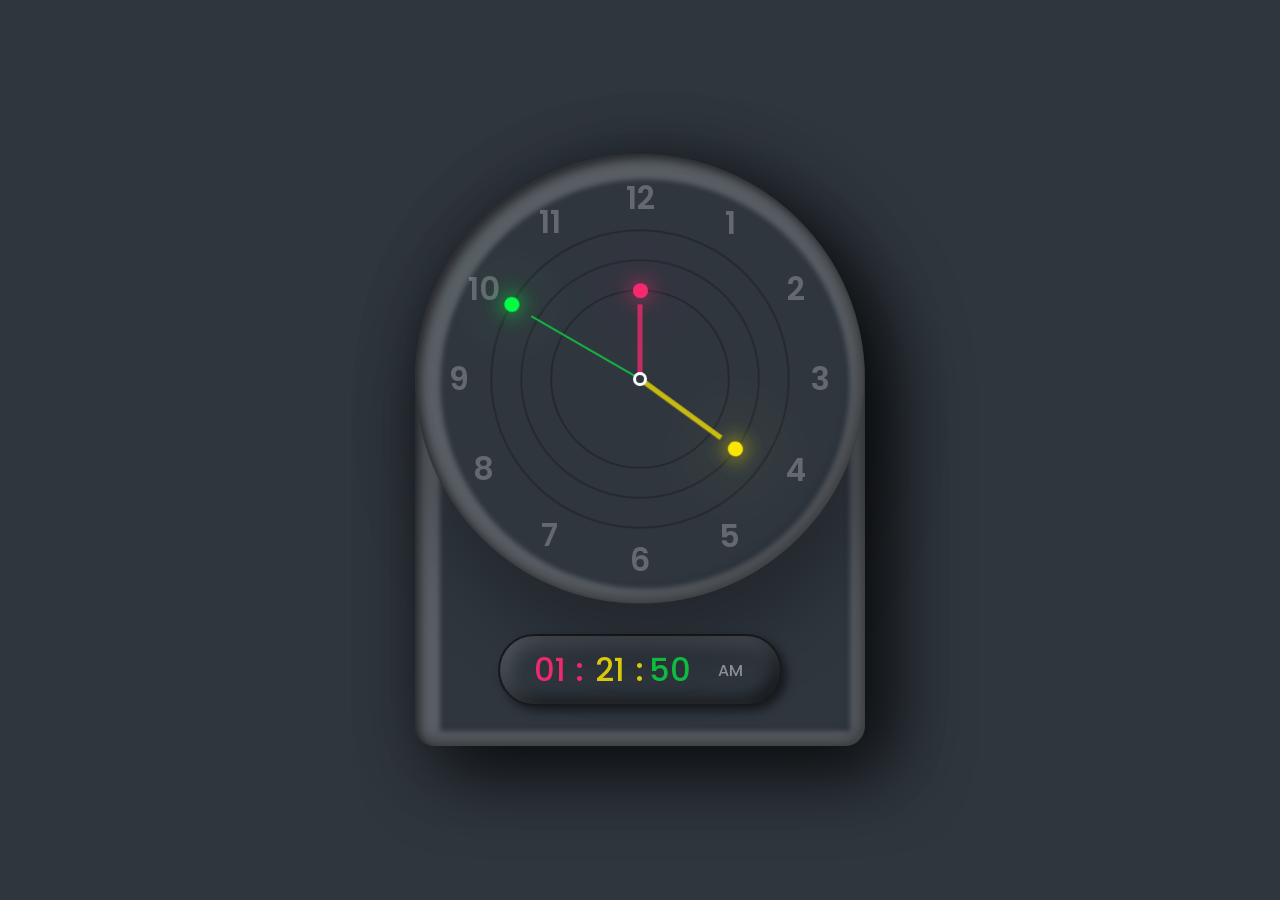
<file: index.html>
<!DOCTYPE html>
<html lang="en">
  <head>
    <meta charset="UTF-8" />
    <meta http-equiv="X-UA-Compatible" content="IE=edge" />
    <meta name="viewport" content="width=device-width, initial-scale=1.0" />
    <title>Clock</title>
    <link rel="stylesheet" href="style.css" />
    <script src="https://cdnjs.cloudflare.com/ajax/libs/gsap/3.12.2/gsap.min.js"></script>
  </head>
  <body>
    <div class="container">
      <div class="clock">
        <div class="circle" id="sc" style="--clr: #04fc43;"><i></i></div>
        <div class="circle circle2" id="mn" style="--clr: #fee800;"><i></i></div>
        <div class="circle circle3" id="hr" style="--clr: #ff2972;"><i></i></div>
        <span style="--i: 1"><b>1</b></span>
        <span style="--i: 2"><b>2</b></span>
        <span style="--i: 3"><b>3</b></span>
        <span style="--i: 4"><b>4</b></span>
        <span style="--i: 5"><b>5</b></span>
        <span style="--i: 6"><b>6</b></span>
        <span style="--i: 7"><b>7</b></span>
        <span style="--i: 8"><b>8</b></span>
        <span style="--i: 9"><b>9</b></span>
        <span style="--i: 10"><b>10</b></span>
        <span style="--i: 11"><b>11</b></span>
        <span style="--i: 12"><b>12</b></span>
      </div>

      <!-- digital clock -->
      <div id="time">
          <div id="hours" style="--clr: #ff2972;">00</div>
          <div id="minutes" style="--clr: #fee800;">00</div>
          <div id="seconds" style="--clr: #04fc43;">00</div>
          <div id="ampm">AM</div>
      </div>
    </div>
    <script src="script.js"></script>
  </body>
</html>
</file>
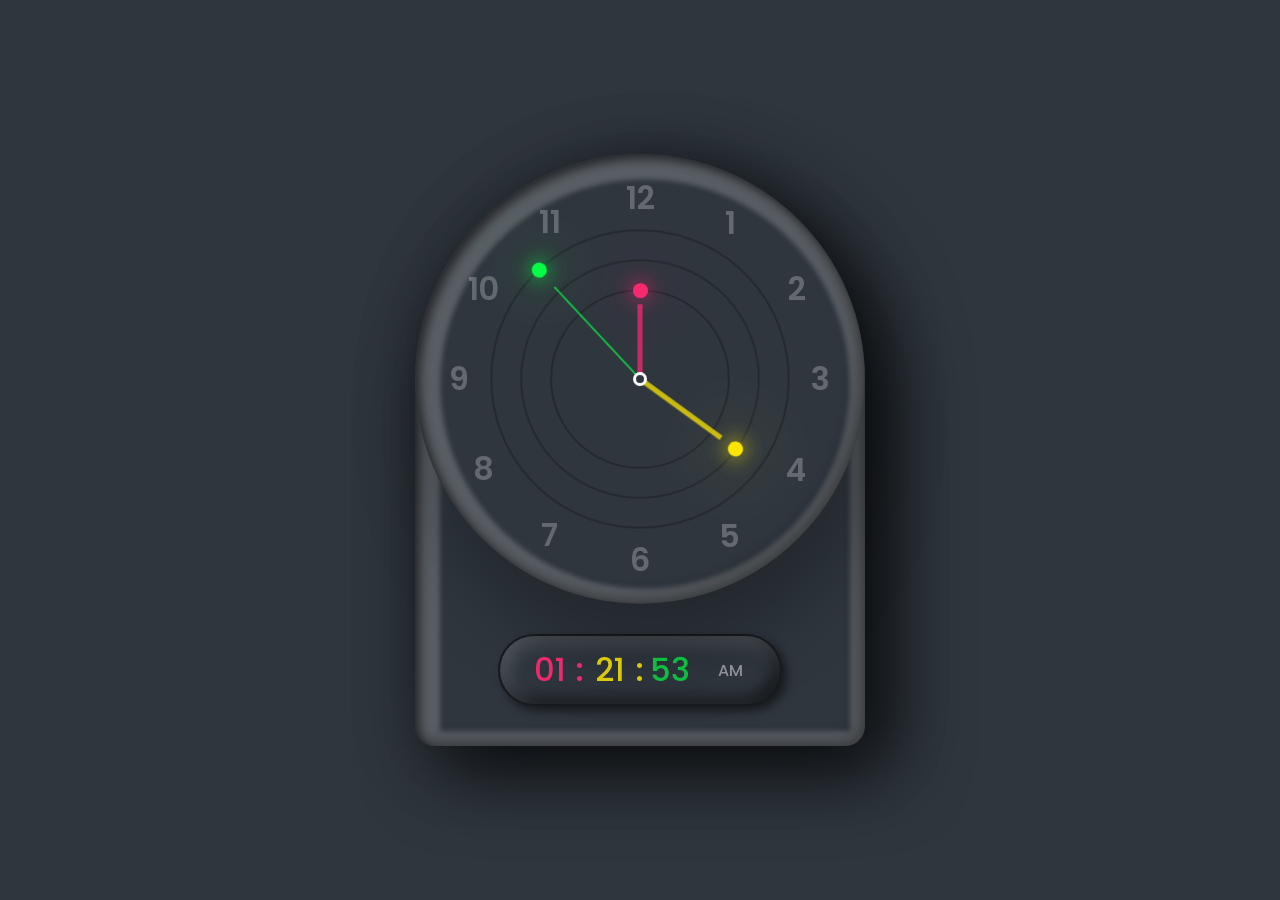
<file: structure.html>
<!DOCTYPE html>
<html lang="en">
  <head>
    <meta charset="UTF-8" />
    <meta http-equiv="X-UA-Compatible" content="IE=edge" />
    <meta name="viewport" content="width=device-width, initial-scale=1.0" />
    <title>Clock</title>
    <link rel="stylesheet" href="style.css" />
    <script src="https://cdnjs.cloudflare.com/ajax/libs/gsap/3.12.2/gsap.min.js"></script>
  </head>
  <body>
    <div class="container">
      <div class="clock">
        <div class="circle" id="sc" style="--clr: #04fc43;"><i></i></div>
        <div class="circle circle2" id="mn" style="--clr: #fee800;"><i></i></div>
        <div class="circle circle3" id="hr" style="--clr: #ff2972;"><i></i></div>
        <span style="--i: 1"><b>1</b></span>
        <span style="--i: 2"><b>2</b></span>
        <span style="--i: 3"><b>3</b></span>
        <span style="--i: 4"><b>4</b></span>
        <span style="--i: 5"><b>5</b></span>
        <span style="--i: 6"><b>6</b></span>
        <span style="--i: 7"><b>7</b></span>
        <span style="--i: 8"><b>8</b></span>
        <span style="--i: 9"><b>9</b></span>
        <span style="--i: 10"><b>10</b></span>
        <span style="--i: 11"><b>11</b></span>
        <span style="--i: 12"><b>12</b></span>
      </div>

      <!-- digital clock -->
      <div id="time">
          <div id="hours" style="--clr: #ff2972;">00</div>
          <div id="minutes" style="--clr: #fee800;">00</div>
          <div id="seconds" style="--clr: #04fc43;">00</div>
          <div id="ampm">AM</div>
      </div>
    </div>
    <script src="functionality.js"></script>
  </body>
</html>
</file>
<file: style.css>
@import url('https://fonts.googleapis.com/css?family=Poppins:200,300,400,500,600,700,800,900&display=swap');
*
{
    margin: 0;
    padding: 0;
    box-sizing: border-box;
    font-family: 'Poppins', 'Times New Roman';
}

body
{
    display: flex;
    justify-content: center;
    align-items: center;
    min-height: 100vh;
    background: #2f363e;
}

.container
{
    position: relative;
    background: #2f363e;
    border-radius: 20px;
    border-top-left-radius: 225px;
    border-top-right-radius: 225px;
    box-shadow: 25px 25px 75px rgba(0, 0, 0, 0.75), 10px 10px 70px rgba(0, 0, 0, 0.25), inset 5px 5px 10px rgba(0, 0, 0, 0.5), inset 5px 5px 5px 20px rgba(255, 255, 255, 0.2), inset -5px -5px 15px rgba(0, 0, 0, 0.75);
    display: flex;
    justify-content: center;
    align-items: center;
    flex-direction: column;
}

.clock
{
    position: relative;
    width: 450px;
    height: 450px;
    background: #2f363e;
    border-radius: 50%;
    box-shadow: 10px 50px 70px rgba(0, 0, 0, 0.25), inset 5px 5px 10px rgba(0, 0, 0, 0.5), inset 5px 5px 5px 20px rgba(255, 255, 255, 0.2), inset -5px -5px 15px rgba(0, 0, 0, 0.75);
    display: flex;
    justify-content: center;
    align-items: center;
    margin-bottom: 30px;
    transition: transform 0.3s ease;
}

.clock:hover {
    transform: scale(1.05);
}

.clock::before
{
    content: '';
    position: absolute;
    width: 8px;
    height: 8px;
    background: #2f363e;
    border: 3px solid #fff;
    border-radius: 50%;
    z-index: 100000;
}

.clock span
{
    position: absolute;
    inset: 20px;
    color: #fff;
    text-align: center;
    transform: rotate(calc(30deg*var(--i)));
    /* 360/12 = 30 deg */
}

.clock span b
{
    font-size: 2em;
    opacity: 0.25;
    font-weight: 600;
    display: inline-block;
    transform: rotate(calc(-30deg*var(--i)));
}

.circle
{
    position: absolute;
    width: 300px;
    height: 300px;
    border: 2px solid rgba(0, 0, 0, 0.25);
    border-radius: 50%;
    display: flex;
    justify-content: center;
    align-items: flex-start;
    z-index: 10;
}

.circle i
{
    position: absolute;
    width: 6px;
    height: 50%;
    background: var(--clr);
    opacity: 0.75;
    transform-origin: bottom;
    transform: scale(0.85);
}

.circle:nth-child(1) i
{
    width: 2px;
}

.circle:nth-child(2) i
{
    width: 6px;
}

.circle2
{
    width: 240px;
    height: 240px;
    z-index: 9;
}

.circle3
{
    width: 180px;
    height: 180px;
    z-index: 8;
}

.circle::before
{
    content: '';
    position: absolute;
    top: -8.5px;
    width: 15px;
    height: 15px;
    border-radius: 50%;
    background: var(--clr);
    box-shadow: 0 0 20px var(--clr), 0 0 60px var(--clr);
}

#time
{
    margin-bottom: 40px;
    display: flex;
    padding: 10px 20px;
    font-size: 2em;
    font-weight: 600;
    border: 2px solid rgba(0, 0, 0, 0.5);
    border-radius: 40px;
    box-shadow: 5px 5px 10px rgba(0, 0, 0, 0.5), inset 5px 5px 20px rgba(255, 255, 255, 0.2), inset -5px -5px 15px rgba(0, 0, 0, 0.75);
    
}

#time div
{
    position: relative;
    width: 60px;
    text-align: center;
    font-weight: 500;
    color: var(--clr);
}

#time div:nth-child(1)::after,
#time div:nth-child(2)::after
{
    content: ':';
    position: absolute;
    right: -4px;
}

/* for AM/PM */
#time div:last-child
{
    font-size: 0.5em;
    display: flex;
    justify-content: center;
    align-items: center;
    color: #fff;
}

#time div:nth-child(2)::after
{
    animation: animate 1s steps(1) infinite;
}

@keyframes animate
{
    0%
    {
        opacity: 1;
    }
    50%
    {
        opacity: 0;
    }
}
</file>
